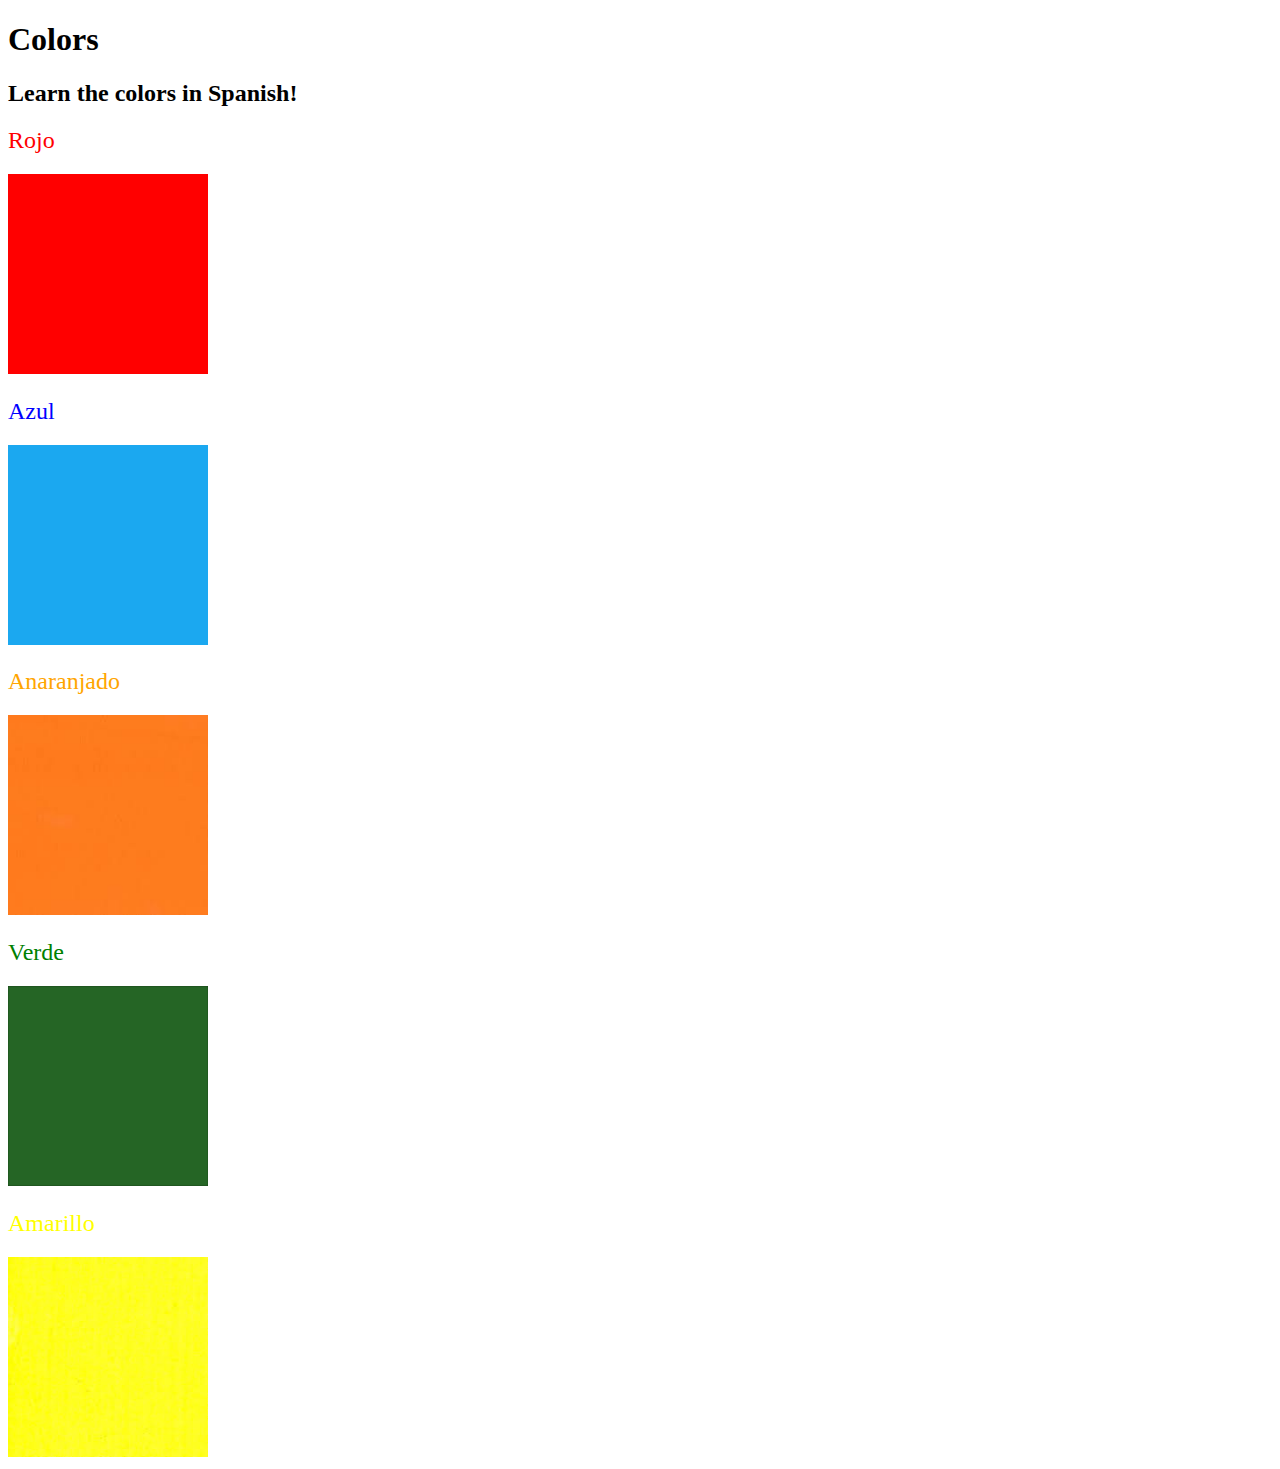
<file: Color+Vocab+Project/index.html>
<!DOCTYPE html>
<html lang="en">
  <head>
    <meta charset="UTF-8" />
    <title>Spanish Vocabulary</title>
    <link rel="stylesheet" href="./style.css" />
  </head>

  <body>
    <h1>Colors</h1>
    <h2>Learn the colors in Spanish!</h2>
    <h2 class="color-title" id="red">Rojo</h2>
    <img src="./assets/images/red.png" alt="red" />

    <h2 class="color-title" id="blue">Azul</h2>
    <img src="./assets/images/blue.png" alt="blue" />

    <h2 class="color-title" id="orange">Anaranjado</h2>
    <img src="./assets/images/orange.png" alt="orange" />

    <h2 class="color-title" id="green">Verde</h2>
    <img src="./assets/images/green.png" alt="green" />

    <h2 class="color-title" id="yellow">Amarillo</h2>
    <img src="./assets/images/yellow.png" alt="yellow" />
  </body>
</html>

<!-- 
TODOs
IMPORTANT: You should not need to make ANY CHANGES to index.html
All code should be written in your CSS file.

1. Create a CSS file and incorporate it as an external stylesheet.
2. Use CSS to style each of the color titles to meaning. 
Hint: Use the id to help if you don't know the words in spanish.
3. Use CSS to change all the color titles to have "font-weight: normal;"
4. Use CSS (not HTML) to make all the images 200px heigh and 200px wide. 
Hint: 
https://developer.mozilla.org/en-US/docs/Web/CSS/height
https://developer.mozilla.org/en-US/docs/Web/CSS/width
-->
</file>
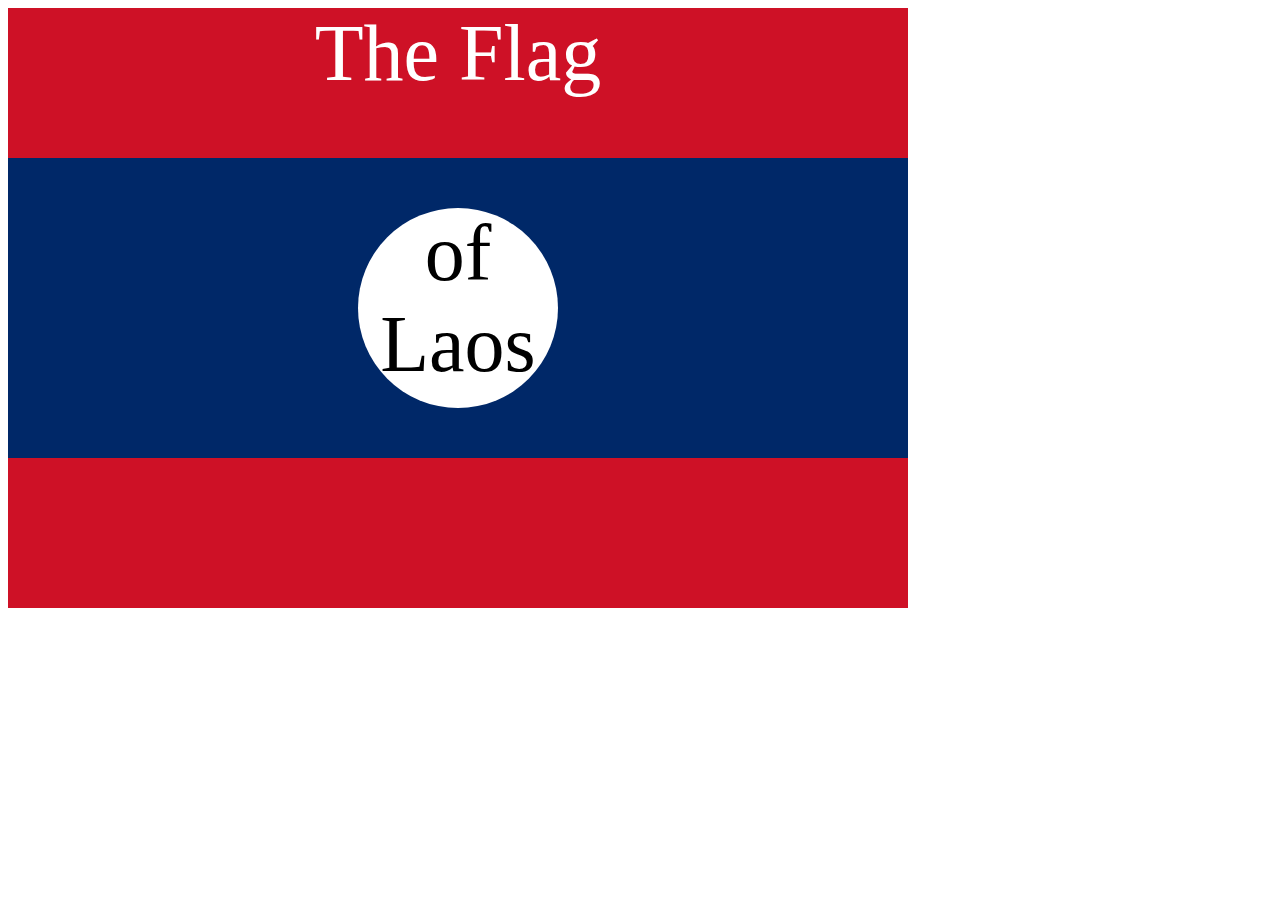
<file: CSS Flag Project/index.html>
<!DOCTYPE html>
<html lang="en">

<head>
  <meta charset="UTF-8">
  <title>CSS Flag Project</title>
  <style>
    /* Write your CSS Code here */
    /* Red rect */
    .flag {
      width: 900px;
      height: 600px;
      background-color: #ce1126;
      position: relative;
    }

    /*Blue Rect */
    .flag > div {
      width: 100%;
      height: 300px;
      background-color: #002868;
      position: absolute;
      top: 150px;
    }

    /*  White circle */
    .flag > div > div {
      width: 200px;
      height: 200px;
      background-color: white;
      border-radius: 50%;
      position: relative;
      top : 50px;
      left: 350px;
    }

    p{
      margin: 0;
      font-size: 5rem;
      text-align: center;
      color: white;
    }
    
    body > div > div > div > p {
      color: black;
    }

  </style>
</head>

<!-- 
  IMPORTANT! Do not change any HTML
Don't add any classes/ids/elements 
Use what you know about combining selectors 
and CSS specificity instead.
Hint 1: The flag is 900px by 600px and the circle is 200px by 200px.
Hint 2: You can use CSS inspection to get the colors from
https://appbrewery.github.io/flag-of-laos/
-->

<body>
  <div class="flag">
    <p>The Flag</p>
    <div>
      <div>
        <p>of Laos</p>
      </div>
    </div>
  </div>
</body>

</html>
</file>
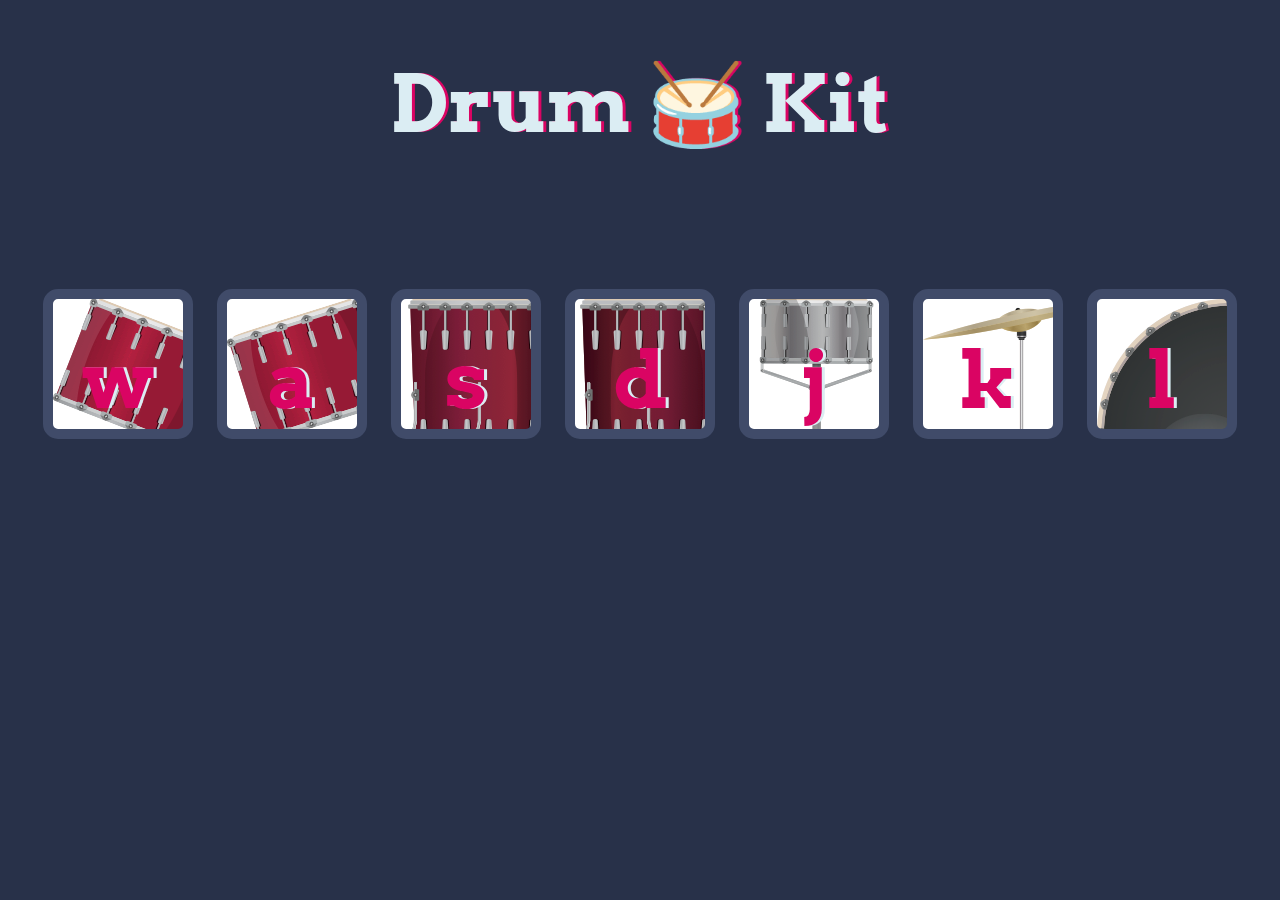
<file: Drum Kit Project/index.html>
<!DOCTYPE html>
<html lang="en" dir="ltr">

<head>
  <meta charset="utf-8">
  <title>Drum Kit</title>
  <link rel="stylesheet" href="styles.css">
  <link href="https://fonts.googleapis.com/css?family=Arvo" rel="stylesheet">
</head>

<body>

  <h1 id="title">Drum 🥁 Kit</h1>
  <div class="set">
    <button class="w drum">w</button>
    <button class="a drum">a</button>
    <button class="s drum">s</button>
    <button class="d drum">d</button>
    <button class="j drum">j</button>
    <button class="k drum">k</button>
    <button class="l drum">l</button>
  </div>


  
  <script src="index.js" charset="utf-8"></script>
</body>

</html>
</file>
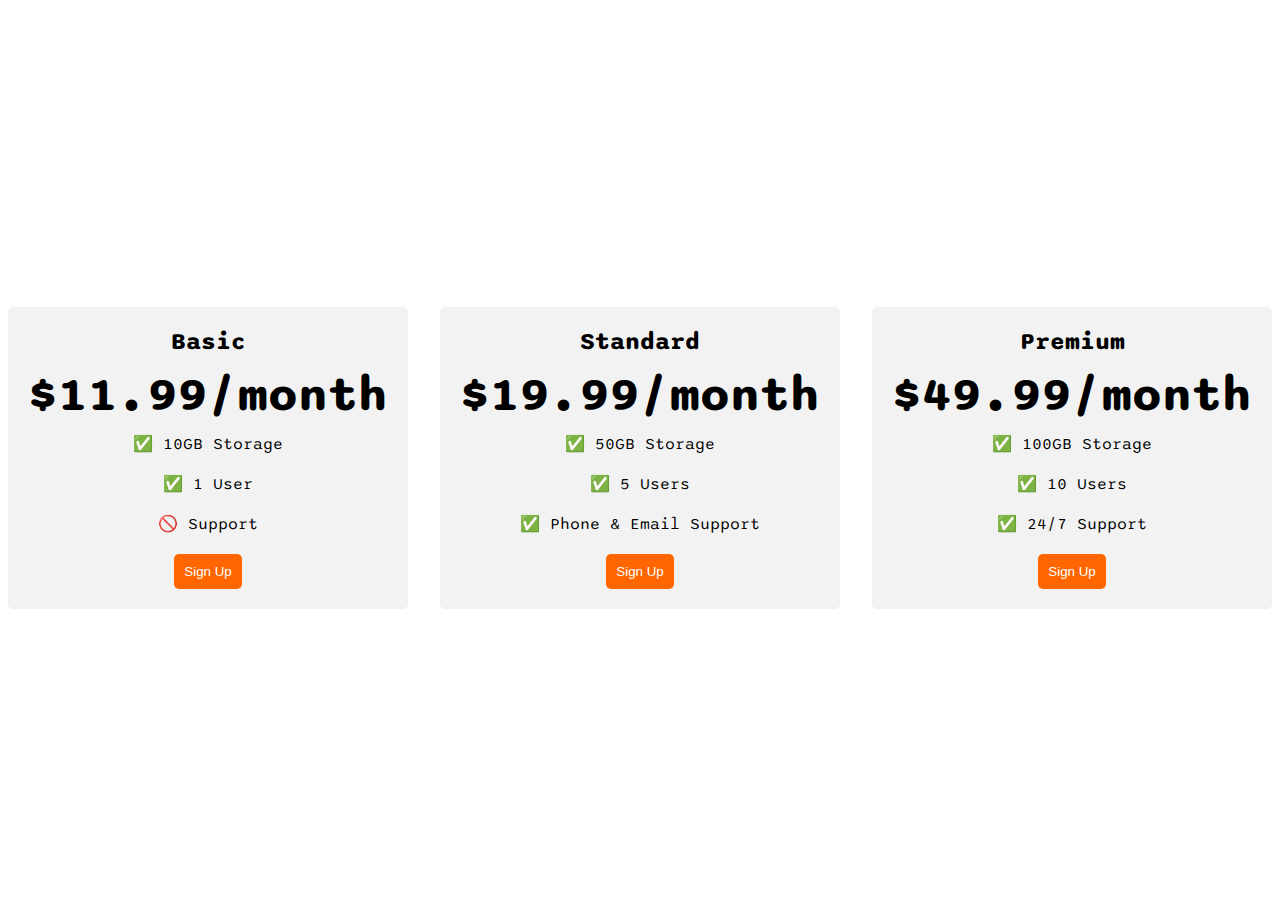
<file: Flexbox Pricing Table Project/index.html>
<!DOCTYPE html>
<html>

<head>
  <title>Flexbox Pricing Table</title>
  <link rel="preconnect" href="https://fonts.googleapis.com">
  <link rel="preconnect" href="https://fonts.gstatic.com" crossorigin>
  <link href="https://fonts.googleapis.com/css2?family=Sono:wght@400;700&display=swap" rel="stylesheet">
  <style>
    body {
      font-family: 'Sono', sans-serif;
    }

    .pricing-container {
      display: flex;
      justify-content: center;
      align-items: center;
      height: 100vh;
      gap: 2rem;
    }

    .pricing-plan {
      flex: 1;
      max-width: 400px;
      padding: 20px;
      background-color: #f2f2f2;
      border-radius: 5px;
      text-align: center;
    }

    .plan-title {
      font-size: 24px;
      font-weight: bold;
      margin-bottom: 10px;
    }

    .plan-price {
      font-size: 48px;
      font-weight: bold;
      margin-bottom: 10px;
    }

    .plan-features {
      list-style: none;
      padding: 0;
      margin: 0;
    }

    .plan-features li {
      margin-bottom: 20px;
    }

    .plan-button {
      padding: 10px;
      background-color: #ff6600;
      color: #fff;
      border-radius: 5px;
      border: none;
    }

    @media (max-width: 1250px) {
      .pricing-container {
        flex-direction: column;
        height: 100%;
      }
    }
  </style>
</head>

<body>
  <div class="pricing-container">
    <div class="pricing-plan">
      <div class="plan-title">Basic</div>
      <div class="plan-price">$11.99/month</div>
      <ul class="plan-features">
        <li>✅ 10GB Storage</li>
        <li>✅ 1 User</li>
        <li>🚫 Support</li>
      </ul>
      <button class="plan-button">Sign Up</a>
    </div>
    <div class="pricing-plan">
      <div class="plan-title">Standard</div>
      <div class="plan-price">$19.99/month</div>
      <ul class="plan-features">
        <li>✅ 50GB Storage</li>
        <li>✅ 5 Users</li>
        <li>✅ Phone &amp; Email Support</li>
      </ul>
      <button class="plan-button">Sign Up</a>
    </div>
    <div class="pricing-plan">
      <div class="plan-title">Premium</div>
      <div class="plan-price">$49.99/month</div>
      <ul class="plan-features">
        <li>✅ 100GB Storage</li>
        <li>✅ 10 Users</li>
        <li>✅ 24/7 Support</li>
      </ul>
      <button class="plan-button">Sign Up</a>
    </div>
  </div>

</body>

</html>
</file>
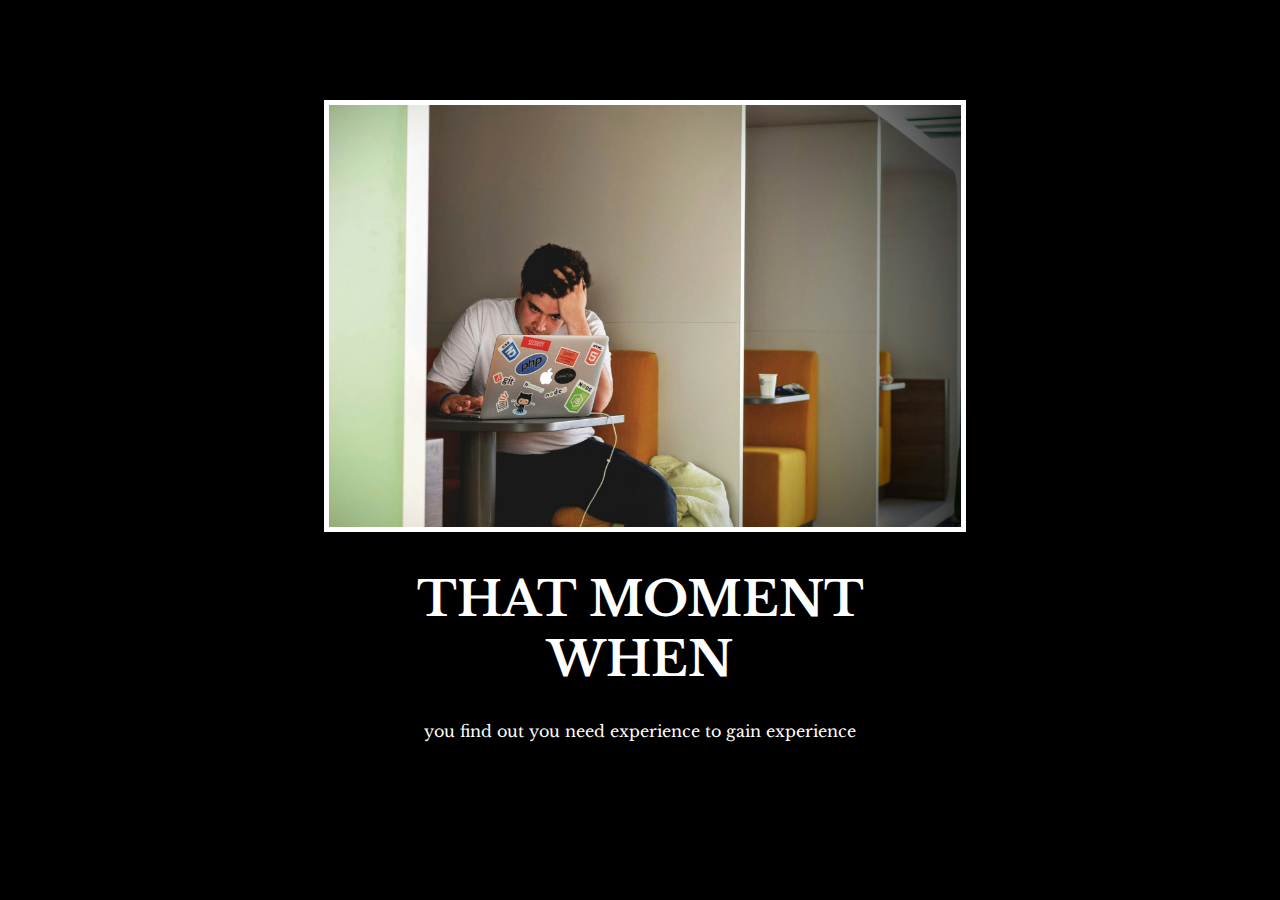
<file: Meme Project/index.html>
<!-- 
  TODO: Create a motivational post website.
Style it how ever you like. 
Look at the goal image for inspiration.
But it must have the following features:
1. The main h1 text should be using the Regular Libre Baskerville Font from Google Fonts:
  https://fonts.google.com/specimen/Libre+Baskerville
2. The text should be white and background black.
3. Add your own image into the images folder inside assets. It should have a 5px white border.
4. The text should be center aligned.
5. Create a div to contain the h1, p and img elements. Adjust the margins so that the image and text are centered on the page. 
  Hint: You horizontally center a div by giving it a width of 50% and a margin-left of 25%.
  Hint: Set the image to have a width of 100% so it fills the div. 
6. Read about the text-transform property on MDN docs to make the h1 uppercase with CSS.
  https://developer.mozilla.org/en-US/docs/Web/CSS/text-transform 
-->

<!DOCTYPE html>
<html>
<head>
	<meta charset="utf-8">
	<meta name="viewport" content="width=device-width, initial-scale=1">
	<title>meme</title>
  <style>

    body{
      background-color: black;
    }

    div{
      width: 50%;
      margin-left: 25%;
      margin-top: 100px;
      align-self: center;

      font-family: "Libre Baskerville", serif;
      font-weight: 400;
      font-style: normal;
      color: white;
      background-color: black;
      
      text-align: center;
    }

    h1 {
      text-transform: uppercase;
      font-size: 3rem;
    }

    img {
      width: 100%;
      border: 5px solid white;
    }


  </style>
<link rel="preconnect" href="https://fonts.googleapis.com">
<link rel="preconnect" href="https://fonts.gstatic.com" crossorigin>
<link href="https://fonts.googleapis.com/css2?family=Libre+Baskerville:ital,wght@0,400;0,700;1,400&display=swap" rel="stylesheet">
</head>
<body>
  <div class="poster">
    <img src="assets/images/meme.jpg"/>
    <h1>That moment when</h1>
    <p>you find out you need experience to gain experience</p>
  </div>
</body>
</html>
</file>
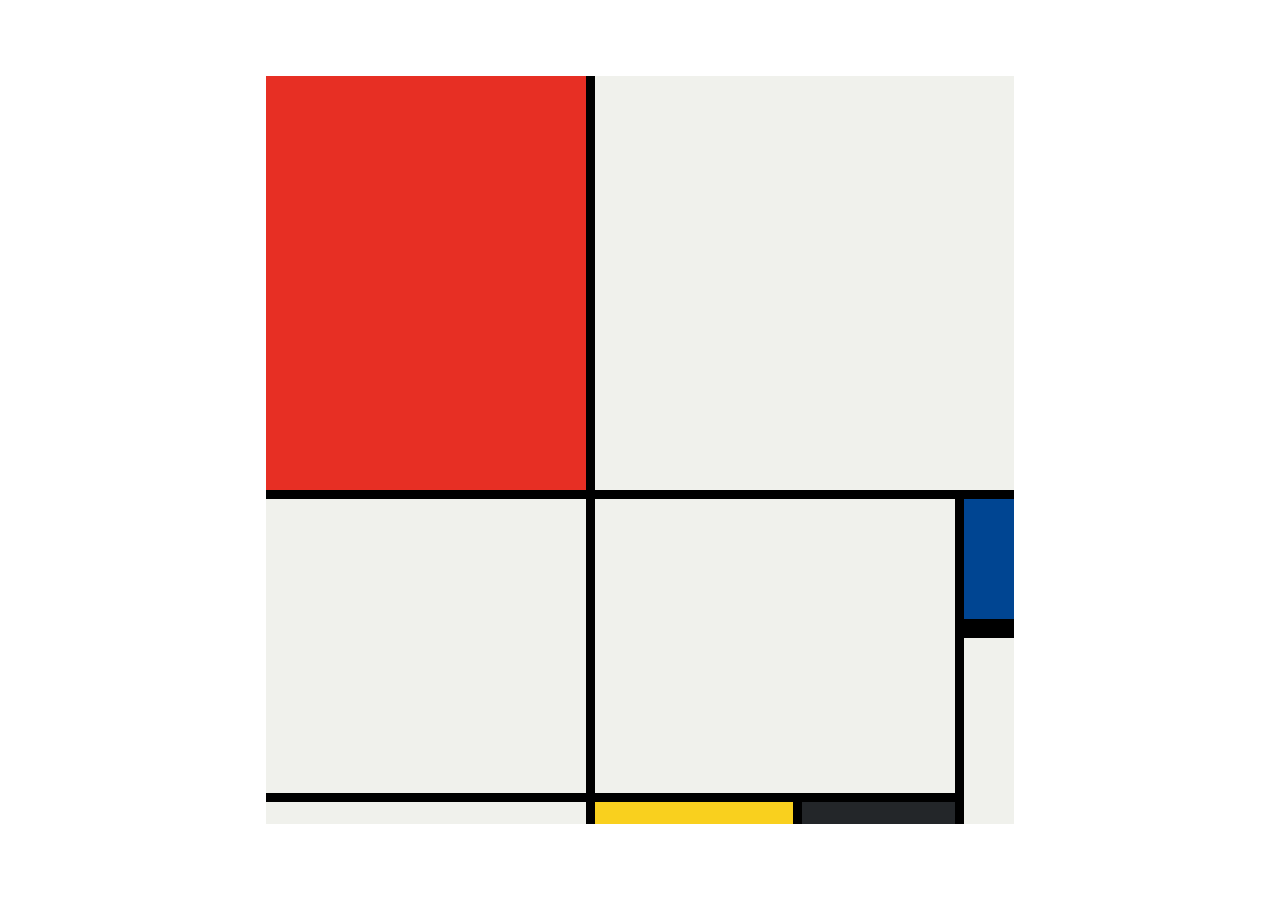
<file: Mondrian Project/index.html>
<!DOCTYPE html>
<html lang="en">

<head>
  <meta charset="UTF-8">
  <meta name="viewport" content="width=device-width, initial-scale=1.0">
  <title>Mondrian Project</title>
  <style>
    body {
      display: flex;
      justify-content: center;
      align-items: center;
      height: 100vh;
      margin: 0;
      padding: 0;
    }

    .container {
      height: 748px;
      width: 748px;
      display: grid;
      background-color: #000;
      grid-template-columns: 320px 198px 153px 50px;
      grid-template-rows: 414px 130px 155px 22px;
      gap: 9px;
    }

    .item {
      background-color: #F0F1EC;
    }

    .red {
      background-color: #E72F24;
    }

    .white1 {
      grid-column: span 3;
    }

    .white2 {
      grid-row: span 2;
    }

    .white3 {
      grid-area: 2 / 2 / 4 /4
    }

    .blue {
      background-color: #004592;
      border-bottom: 10px solid #000;
    }

    .white4 {
      grid-row: span 2;
    }

    .yellow {
      background-color: #F9D01E;
    }

    .black {
      background-color: #232629;
    }
  </style>
</head>

<body>

  <div class="container">
    <div class="item red"></div>
    <div class="item white1"></div>
    <div class="item white2"></div>
    <div class="item white3"></div>

    <div class="item blue"></div>
    <div class="item white4"></div>

    <div class="item"></div>
    <div class="item yellow"></div>
    <div class="item black"></div>
  </div>
</body>

</html>
</file>
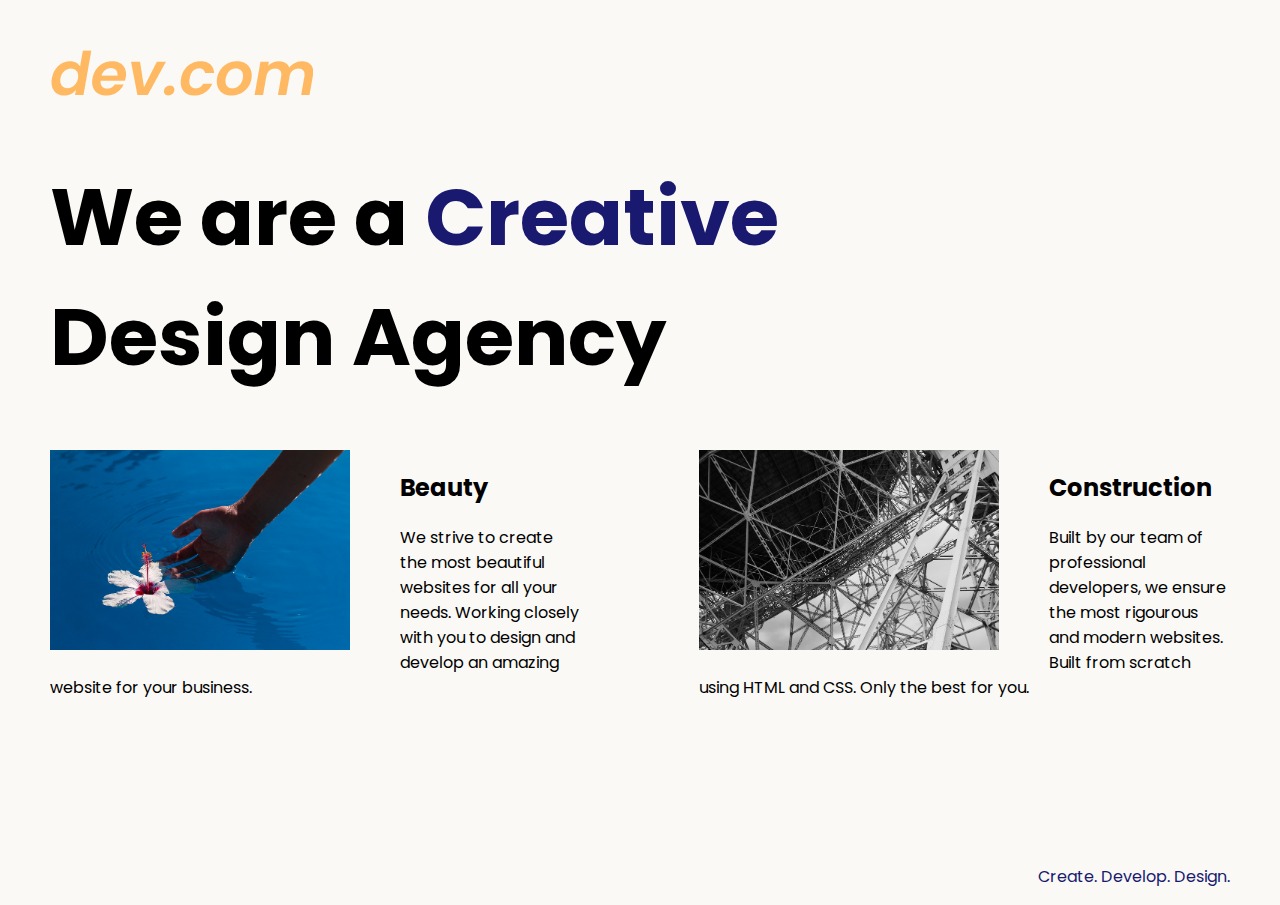
<file: Web_Design_Agency_Project/index.html>
<!DOCTYPE html>
<html lang="en">

<head>
  <meta charset="UTF-8">
  <meta name="viewport" content="width=device-width, initial-scale=1.0">
  <title>Agency</title>
  <link rel="stylesheet" href="./style.css">
  <link rel="preconnect" href="https://fonts.googleapis.com">
  <link rel="preconnect" href="https://fonts.gstatic.com" crossorigin>
  <link href="https://fonts.googleapis.com/css2?family=Poppins:wght@400;700&display=swap" rel="stylesheet">
</head>

<body>
  <div class="main">
    <img class="logo" src="./assets/images/logo.png" alt="logo">
    <h1>We are a <span class="creative">Creative</span> <br />Design Agency</h1>
    <div class="left card"><img class="tile-image" src="./assets/images/beautiful.jpg" alt="hand and flower in water">
      <h2 class="card-title">Beauty</h2>
      <p class="card-text">We strive to create the most beautiful websites for all your needs. Working closely with you
        to
        design and
        develop an amazing website for your business.</p>
    </div>

    <div class="right card"><img class="tile-image" src="./assets/images/construction.jpg" alt="metal structure">
      <h2 class="card-title">Construction</h2>
      <p>Built by our team of professional developers, we ensure the most rigourous and modern websites. Built from
        scratch using HTML and CSS. Only the best for you.</p>
    </div>

  </div>
  <footer>
    <p>Create. Develop. Design.</p>
  </footer>
</body>

</html>
</file>
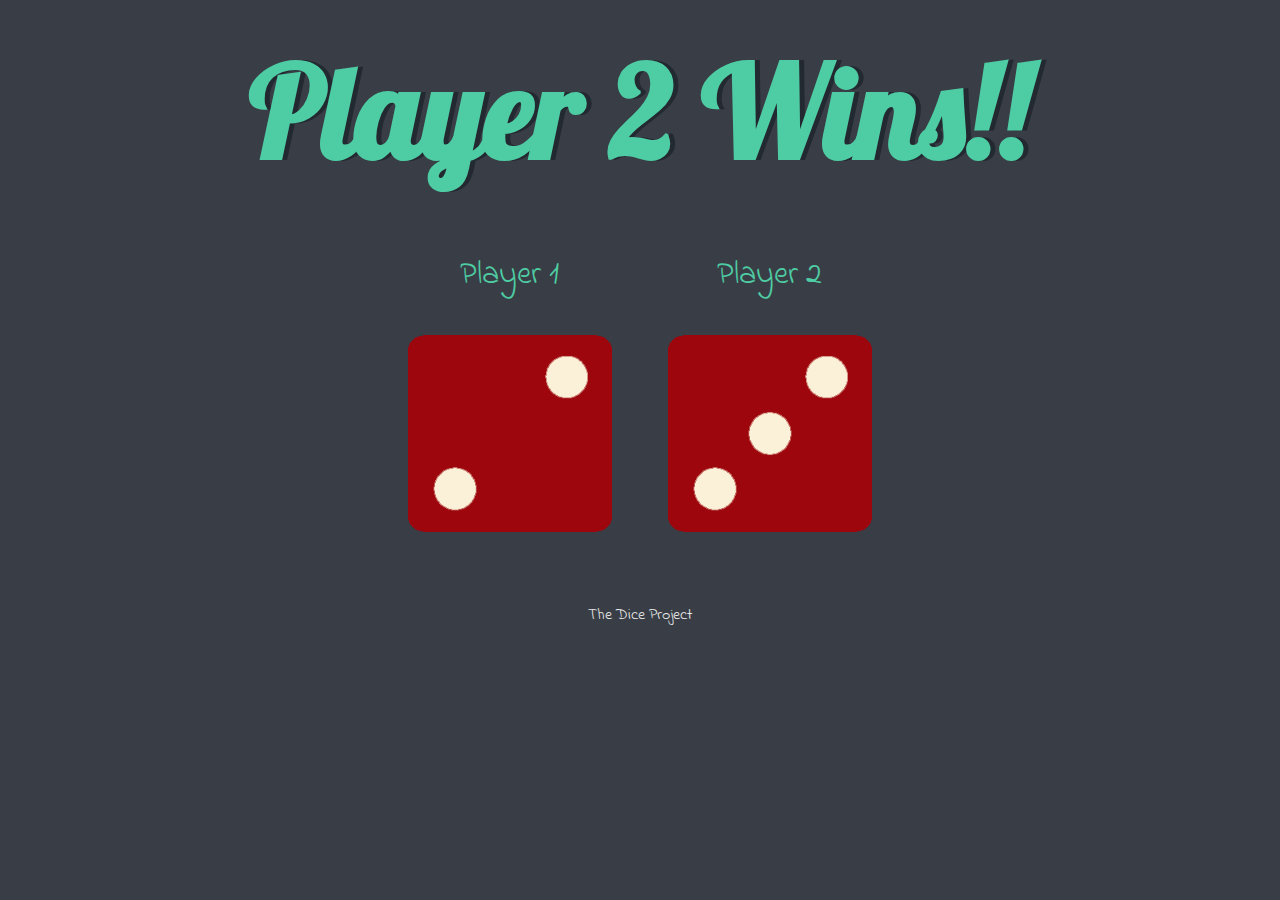
<file: Dice Project/dicee.html>
<!DOCTYPE html>
<html lang="en" dir="ltr">
  <head>
    <meta charset="utf-8" />
    <title>Dicee</title>
    <link rel="stylesheet" href="styles.css" />
    <link
      href="https://fonts.googleapis.com/css?family=Indie+Flower|Lobster"  rel="stylesheet"/>
  </head>
  <body>
    <div class="container">
      <h1>Refresh Me</h1>

      <div class="dice">
        <p>Player 1</p>
        <img class="img1" src="images/dice6.png" />
      </div>

      <div class="dice">
        <p>Player 2</p>
        <img class="img2" src="images/dice6.png" />
      </div>
    </div>

    <footer> The Dice Project </footer>

    <script src="dicee.js" charset="utf-8"></script>
  </body>
</html>
</file>
<file: Color+Vocab+Project/style.css>
#red {
color : red;
}

#blue {
    color : blue;
}

#orange {
    color : orange;
}

#green {
    color : green;
}

#yellow {
    color : yellow;
}

.color-title{
    font-weight: normal;
}

img{
    height: 200px;
    width: 200px;
}
</file>
<file: Drum Kit Project/styles.css>
body {
  text-align: center;
  background-color: #283149;
}

h1 {
  font-size: 5rem;
  color: #DBEDF3;
  font-family: "Arvo", cursive;
  text-shadow: 3px 0 #DA0463;

}

footer {
  color: #DBEDF3;
  font-family: sans-serif;
}

.w {
  background-image: url('images/tom1.png');
}

.a {
  background-image: url('images/tom2.png');
}

.s {
  background-image: url('images/tom3.png');
}

.d {
  background-image: url('images/tom4.png');
}

.j {
  background-image: url('images/snare.png');
}

.k {
  background-image: url('images/crash.png');
}

.l {
  background-image: url('images/kick.png');
}

.set {
  margin: 10% auto;
}

.game-over {
  background-color: red;
  opacity: 0.8;
}

.pressed {
  box-shadow: 0 3px 4px 0 #DBEDF3;
  opacity: 0.5;
}

.red {
  color: red;
}

.drum {
  outline: none;
  border: 10px solid #404B69;
  font-size: 5rem;
  font-family: 'Arvo', cursive;
  line-height: 2;
  font-weight: 900;
  color: #DA0463;
  text-shadow: 3px 0 #DBEDF3;
  border-radius: 15px;
  display: inline-block;
  width: 150px;
  height: 150px;
  text-align: center;
  margin: 10px;
  background-color: white;
}
</file>
<file: Web_Design_Agency_Project/style.css>
body {
  font-family: "Poppins", sans-serif;
  margin: 50px 50px 0 50px;
  background-color: #faf9f6;
  display: flex;
  flex-direction: column;
  min-height: 95vh;
}
.main {
  flex: 1;
}

h1 {
  font-size: 5rem;
}

footer {
  text-align: right;
  color: midnightblue;
}

.tile-image {
  height: 200px;
  float: left;
  margin-right: 50px;
}

.card {
  width: 45%;
}

.left {
  float: left;
}

.right {
  float: right;
}

.creative {
  color: midnightblue;
}

@media (max-width: 680px) {
  .logo {
    width: 100px;
  }

  h1 {
    font-size: 3.5rem;
    text-align: center;
  }

  .card {
    width: 100%;
    display: block;
    margin-bottom: 30px;
    text-align: justify;
  }

  .card img {
    margin-bottom: 10px;
    width: 100%;
    display: inline;
    object-fit: cover;
  }
}
</file>
<file: Dice Project/styles.css>
.container {
  width: 70%;
  margin: auto;
  text-align: center;
}

.dice {
  text-align: center;
  display: inline-block;

}

body {
  background-color: #393E46;
}

h1 {
  margin: 30px;
  font-family: 'Lobster', cursive;
  text-shadow: 5px 0 #232931;
  font-size: 8rem;
  color: #4ECCA3;
}

p {
  font-size: 2rem;
  color: #4ECCA3;
  font-family: 'Indie Flower', cursive;
}

img {
  width: 80%;
}

footer {
  margin-top: 5%;
  color: #EEEEEE;
  text-align: center;
  font-family: 'Indie Flower', cursive;

}
</file>
